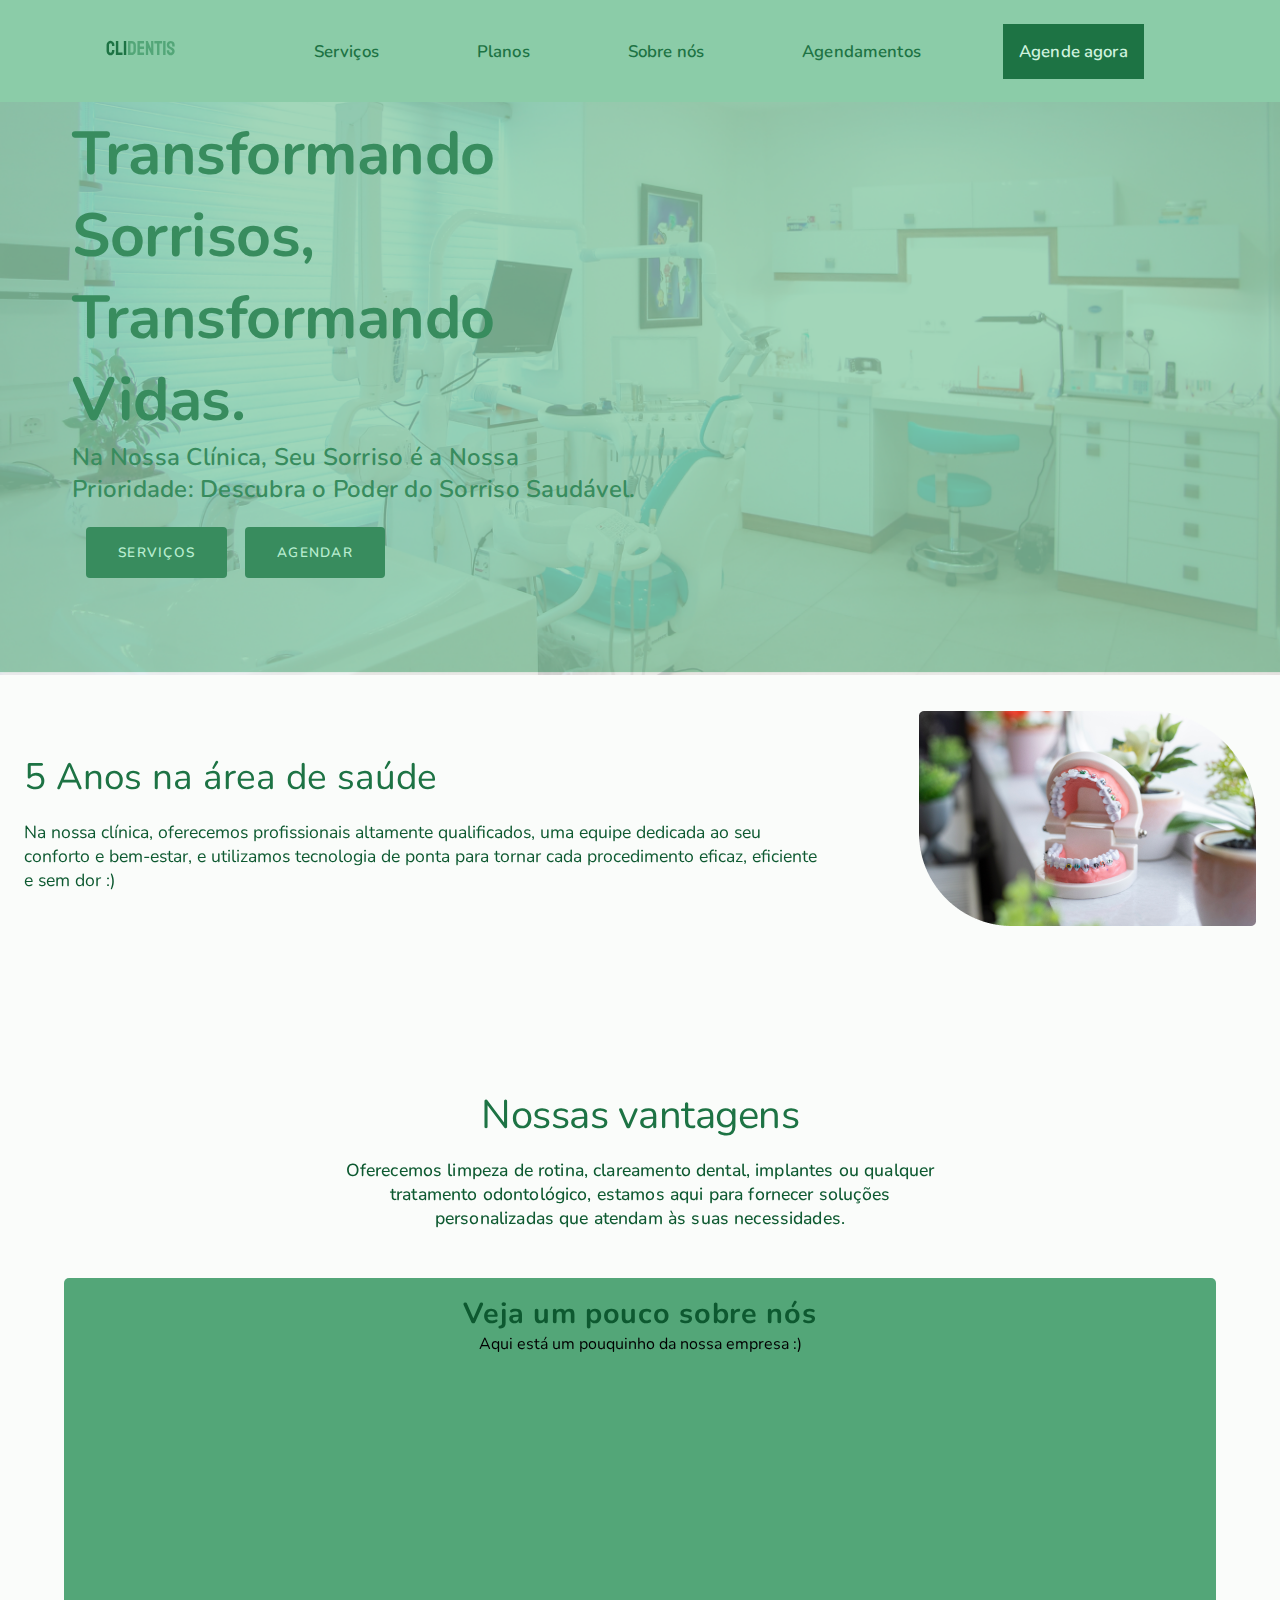
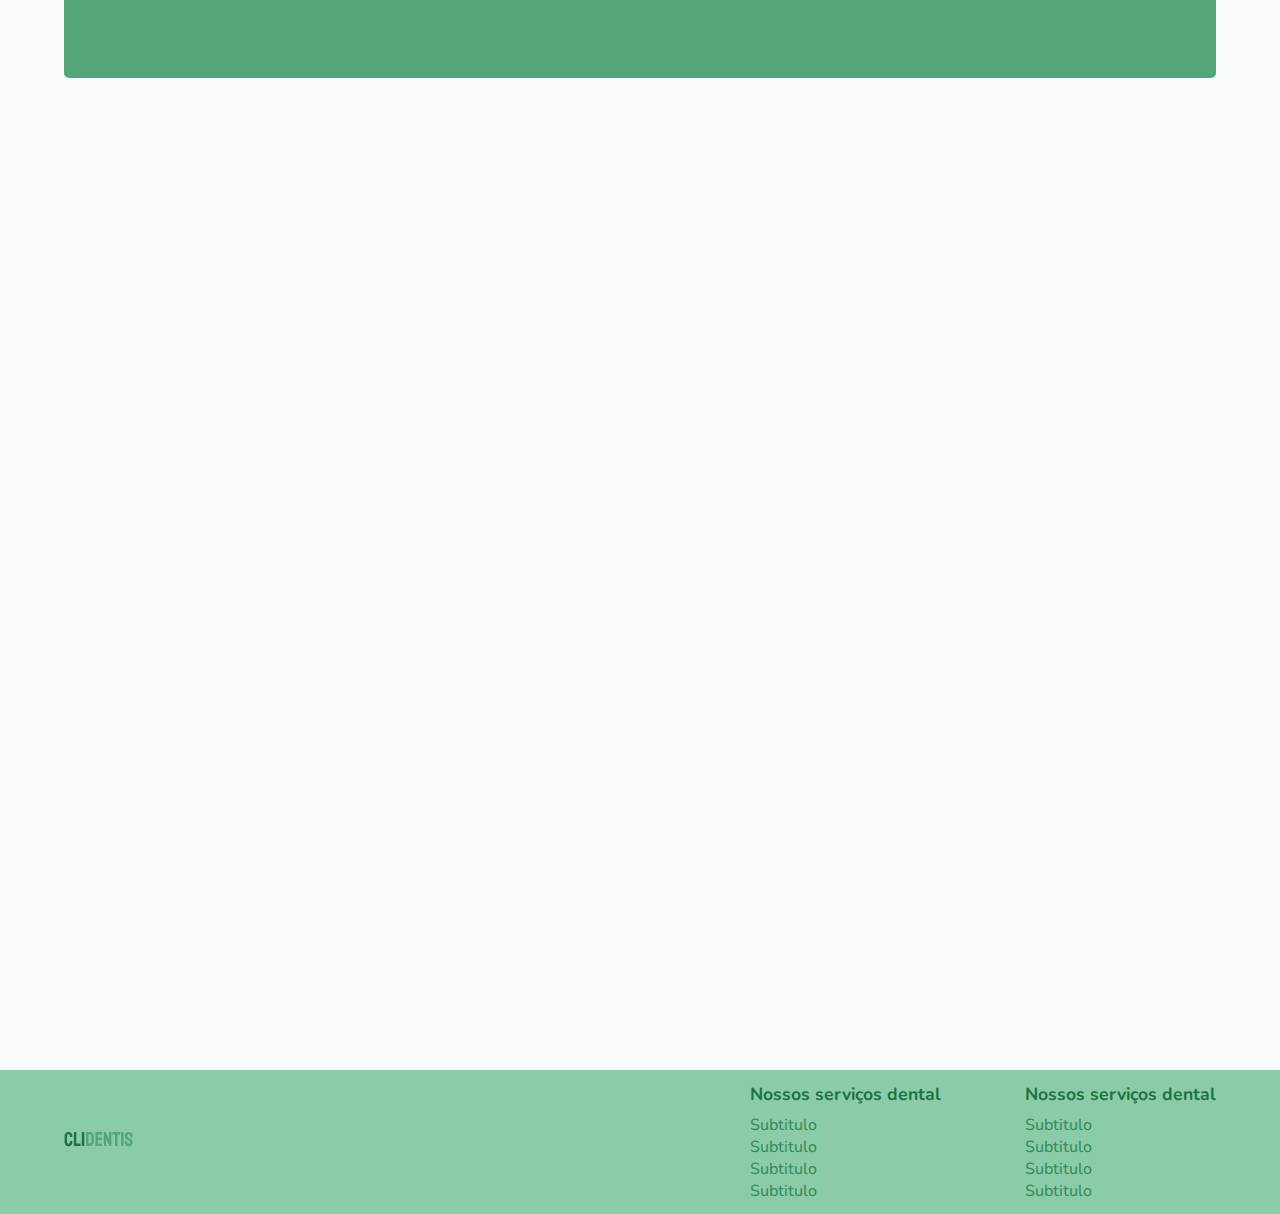
<file: index.html>
<!DOCTYPE html>
<html lang="pt-br">
<head>
    <meta charset="UTF-8">
    <meta name="viewport" content="width=device-width, initial-scale=1.0">
    <link rel="preconnect" href="https://fonts.googleapis.com">
    <link rel="preconnect" href="https://fonts.gstatic.com" crossorigin>
    <link href="https://fonts.googleapis.com/css2?family=Nunito:wght@300;400;500;600;700&display=swap" rel="stylesheet">
    <link rel="stylesheet" href="./assets/css/style.css">
    <title>Clidentis | Clinica Dentária</title>
</head>
<body>
    <header class="header">
        <nav class="nav">
            <a href="./index.html"><img src="./assets/img/logo-clidentis.svg" alt="logotipo"></a>
            <button class="menu-hamburguer"></button>
            <ul class="nav-list">
                <li><a href="./service.html">Serviços</a></li>
                <li><a href="./plans.html">Planos</a></li>
                <li><a href="./aboutus.html">Sobre nós</a></li>
                <li><a href="./schedules.html">Agendamentos</a></li>
                <li><a class="scheduleNow" href="./schedules.html">Agende agora</a></li>
            </ul>
        </nav>
    </header>

    <main>
        <section class="first-container">
            <div class="first-container-text">
                <h1>Transformando Sorrisos, Transformando Vidas.</h1>
                <p>Na Nossa Clínica, Seu Sorriso é a Nossa Prioridade: Descubra o Poder do Sorriso Saudável.</p>
                <div class="first-container-btn">
                    <a href="./service.html">SERVIÇOS</a>
                    <a href="./schedules.html">AGENDAR</a>
                </div>
            </div>

            <div class="empty"></div>
        </section>

        <section class="area-saude-container js-scroll">
            <div class="area-saude-text">
                <h2 class="text-h3-mbl">5 Anos na área de saúde</h2>
                <p class="text-p-mbl">Na nossa clínica, oferecemos profissionais altamente qualificados, uma equipe dedicada ao seu conforto e bem-estar, e utilizamos tecnologia de ponta para tornar cada procedimento eficaz, eficiente e sem dor :)</p>
            </div>

            <div class="area-saude-img">
                <img src="./assets/img/img-dentadura.png" alt="imagem dentadura">
            </div>
        </section>

        <section class="area-vantagens-container js-scroll">
            <div class="area-vantagens-text">
                <h2 class="text-h3-mbl">Nossas vantagens</h2>
                <p class="text-p-mbl">Oferecemos limpeza de rotina, clareamento dental, implantes ou qualquer  tratamento odontológico, estamos aqui para fornecer soluções personalizadas que atendam às suas necessidades.</p>
            </div>

            <div class="area-vantagens-cardG">
                <div class="area-vantagens-card-text">
                    <h3>Veja um pouco sobre nós</h3>
                <p>Aqui está um pouquinho da nossa empresa :)</p>
                </div>

                <div class="vantagens-numb js-scroll ativo">
                    <!--FAZER UM DISPLAY ROW NESSE VANTAGENS NUMB-->
                    <div class="vantagem-card">
                        <h3>+<span class="numbGen">6350</span> satisfeitos</h3>
                        <p>Clientes satisfeitos</p>
                    </div>
                    <div class="vantagem-card">
                        <h3>+<span class="numbGen">5</span> anos</h3>
                        <p>Anos na área da saúde</p>
                    </div>
                    <div class="vantagem-card">
                        <h3>+<span class="numbGen">100</span> planos</h3>
                        <p>Assinados com sucesso</p>
                    </div>
                    <div class="vantagem-card">
                        <h3>+<span class="numbGen">15</span> profissionais</h3>
                        <p>Trabalhando em nossa área</p>
                    </div>
                    <div class="vantagem-card">
                        <h3>+<span class="numbGen">95</span>% avaliações</h3>
                        <p>9.5 de avaliações positivas</p>
                    </div>
                </div>
                
            </div>
        </section>

        <section class="area-servico-containerH js-scroll">
            <div class="area-servico-textH">
                <h3 class="text-h3-mbl">Nossos serviços</h3>
                <p class="text-p-mbl">Nossa clínica odontológica oferece uma gama completa de serviços, desde limpezas e tratamentos de canal até implantes e ortodontia. Cuide do seu sorriso conosco</p>
            </div>

            <div class="area-servico-cardH">
                <div class="servico-cardH">
                    <img src="./assets/img/icon-limpeza.png" alt="limpeza rotinal image">
                    <p>Limpeza Rotinal</p>
                    <span>Oferecemos uma ótima limpeza com os melhores produtos</span>
                </div>
                <div class="servico-cardH">
                    <img src="./assets/img/icon-implantes.png" alt="implantes image">
                    <p>Implantes</p>
                    <span>Oferecemos também qualquer tipo de implante dentários</span>
                </div>
                <div class="servico-cardH">
                    <img src="./assets/img/icon-saude.png" alt="saude image">
                    <p>Saúde</p>
                    <span>Antes de qualquer tratamento é feito um exame de rotina em nosso cliente</span>
                </div>
            </div>

            <div class="btnVerServico">
                <a href="./service.html">VER NOSSOS SERVIÇOS</a>
            </div>
        </section>
    </main>

    <footer class="footer">
        <div class="footer-container">
            <div class="footer-logo">
                <img src="./assets/img/logo-clidentis.svg" alt="logo tipo">
            </div>

            <div class="footer-container-text">
                <div class="footer-ct">
                    <h3>Nossos serviços dental</h3>
                    <p>Subtitulo</p>
                    <p>Subtitulo</p>
                    <p>Subtitulo</p>
                    <p>Subtitulo</p>
                </div>
                <div class="footer-ct">
                    <h3>Nossos serviços dental</h3>
                    <p>Subtitulo</p>
                    <p>Subtitulo</p>
                    <p>Subtitulo</p>
                    <p>Subtitulo</p>
                </div>
            </div>
        </div>
    </footer>
    <div class="closeOverlay"></div>
    <script src="./assets/scripts/script.js"></script>
</body>
</html>
</file>
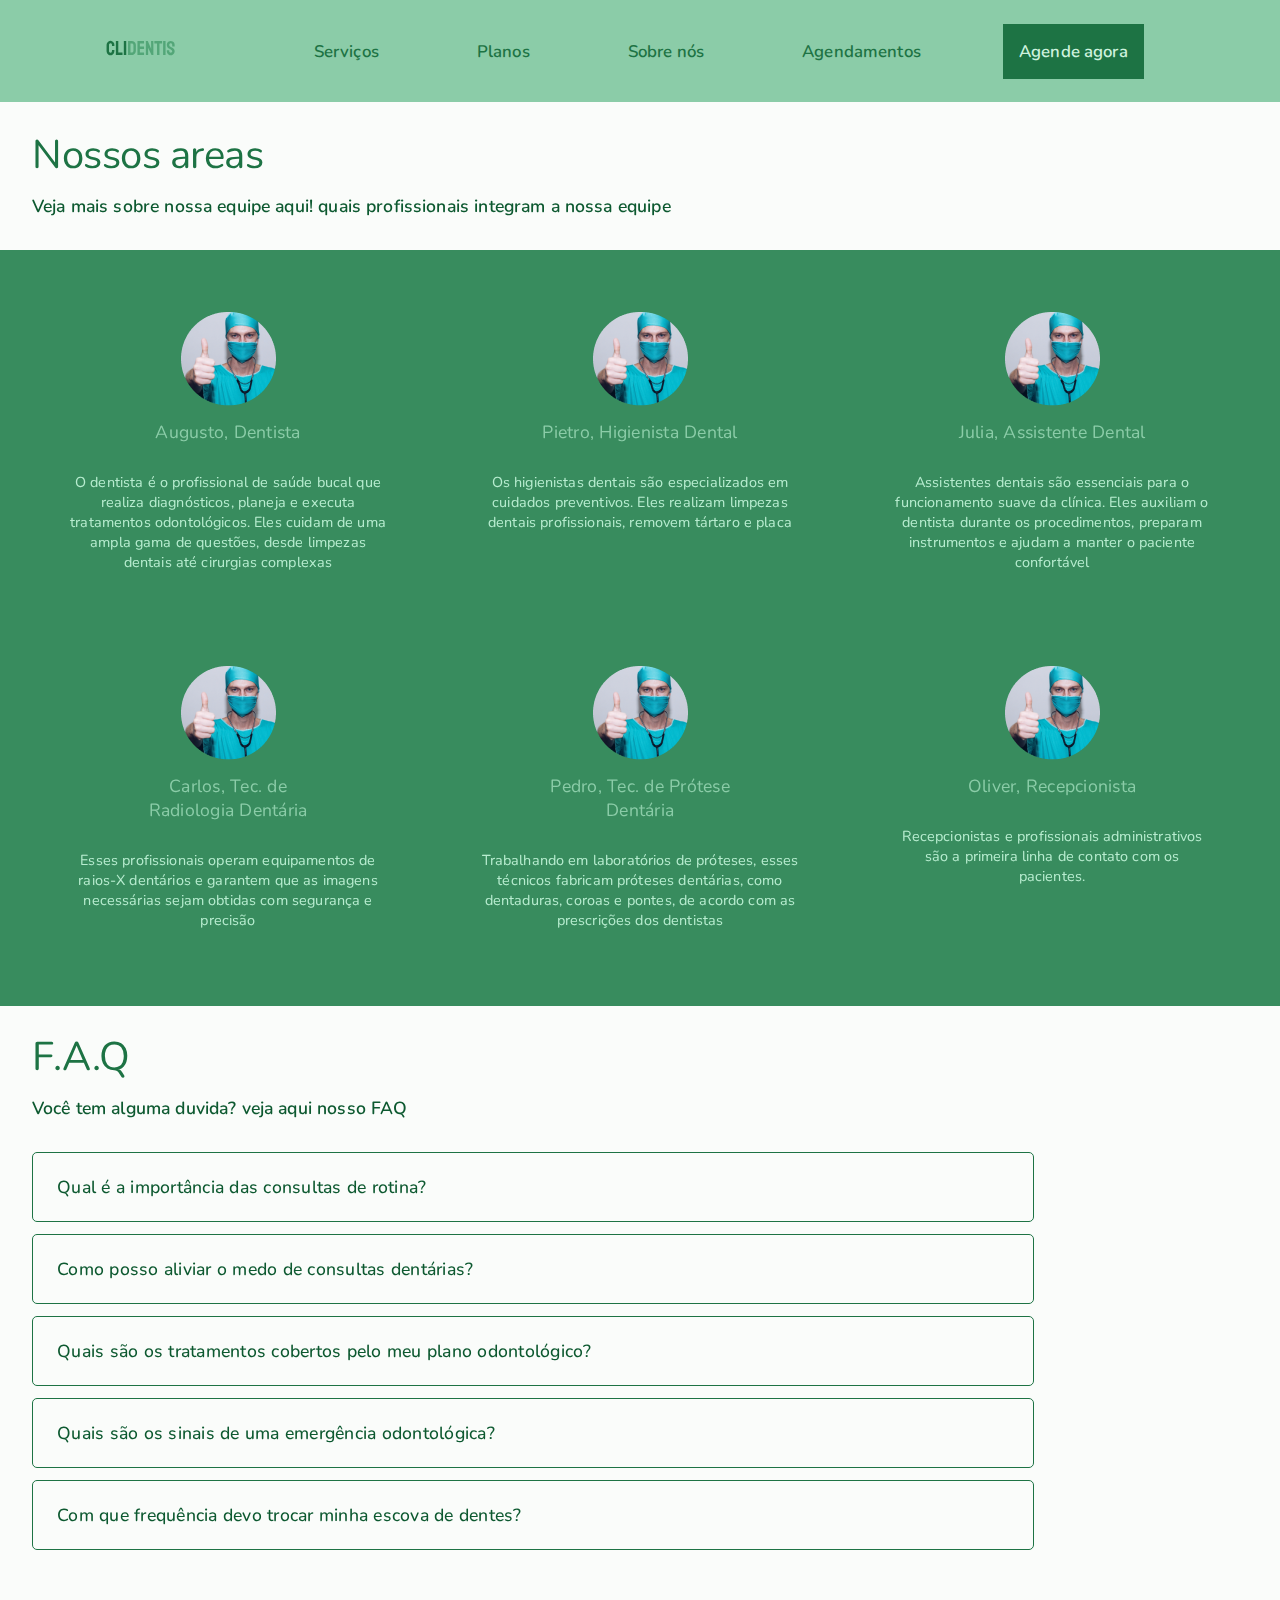
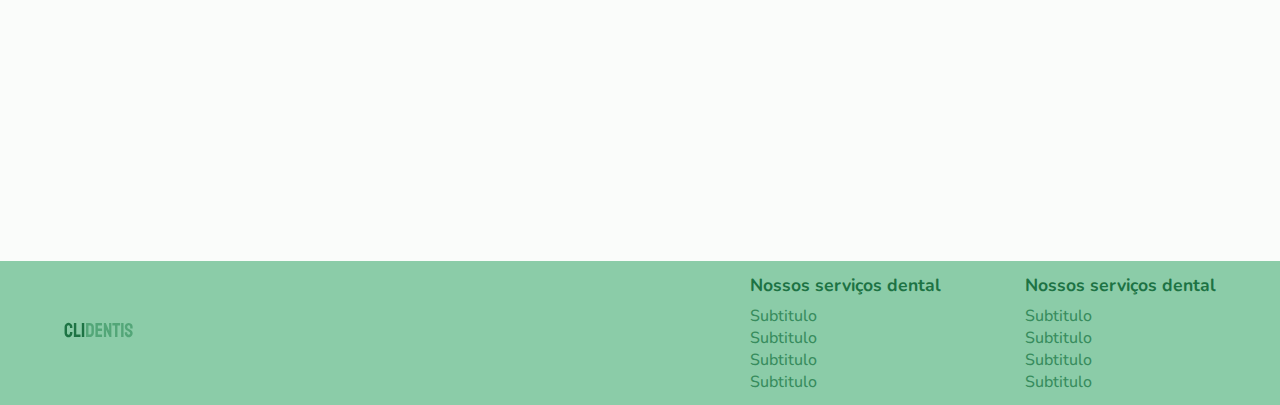
<file: aboutus.html>
<!DOCTYPE html>
<html lang="pt-br">
<head>
    <meta charset="UTF-8">
    <meta name="viewport" content="width=device-width, initial-scale=1.0">
    <link rel="preconnect" href="https://fonts.googleapis.com">
    <link rel="preconnect" href="https://fonts.gstatic.com" crossorigin>
    <link href="https://fonts.googleapis.com/css2?family=Nunito:wght@300;400;500;600;700&display=swap" rel="stylesheet">
    <link rel="stylesheet" href="./assets/css/style.css">
    <title>Sobre nós | Clidentis</title>
</head>
<body>
    <header class="header">
        <nav class="nav">
            <a href="./index.html"><img src="./assets/img/logo-clidentis.svg" alt="logotipo"></a>
            <button class="menu-hamburguer"></button>
            <ul class="nav-list">
                <li><a href="./service.html">Serviços</a></li>
                <li><a href="./plans.html">Planos</a></li>
                <li><a href="./aboutus.html">Sobre nós</a></li>
                <li><a href="./schedules.html">Agendamentos</a></li>
                <li><a class="scheduleNow" href="./schedules.html">Agende agora</a></li>
            </ul>
        </nav>
    </header>

    <main>
        <section class="areas-container js-scroll">
            <div class="areas-container-text">
                <h3 class="text-h3-mbl">Nossos areas</h3>
                <p class="text-p-mbl ">Veja mais sobre nossa equipe aqui! quais profissionais integram a nossa equipe</p>
            </div>
            
            <div class="areas-container-card">
                <div class="areas-cards">
                    <div class="ar-card">
                        <img src="./assets/img/icon-equipe-circle.png" alt="medico equipe">
                        <span>Augusto, Dentista</span>
                        <p>O dentista é o profissional de saúde bucal que realiza diagnósticos, planeja e executa tratamentos odontológicos. Eles cuidam de uma ampla gama de questões, desde limpezas dentais até cirurgias complexas</p>
                    </div>

                    <div class="ar-card">
                        <img src="./assets/img/icon-equipe-circle.png" alt="medico equipe">
                        <span>Pietro, Higienista Dental</span>
                        <p>Os higienistas dentais são especializados em cuidados preventivos. Eles realizam limpezas dentais profissionais, removem tártaro e placa</p>
                    </div>

                    <div class="ar-card">
                        <img src="./assets/img/icon-equipe-circle.png" alt="medico equipe">
                        <span>Julia, Assistente Dental</span>
                        <p>Assistentes dentais são essenciais para o funcionamento suave da clínica. Eles auxiliam o dentista durante os procedimentos, preparam instrumentos e ajudam a manter o paciente confortável</p>
                    </div>

                    <div class="ar-card">
                        <img src="./assets/img/icon-equipe-circle.png" alt="medico equipe">
                        <span>Carlos, Tec. de Radiologia Dentária</span>
                        <p>Esses profissionais operam equipamentos de raios-X dentários e garantem que as imagens necessárias sejam obtidas com segurança e precisão</p>
                    </div>

                    <div class="ar-card">
                        <img src="./assets/img/icon-equipe-circle.png" alt="medico equipe">
                        <span>Pedro, Tec. de Prótese Dentária</span>
                        <p>Trabalhando em laboratórios de próteses, esses técnicos fabricam próteses dentárias, como dentaduras, coroas e pontes, de acordo com as prescrições dos dentistas</p>
                    </div>

                    <div class="ar-card">
                        <img src="./assets/img/icon-equipe-circle.png" alt="medico equipe">
                        <span>Oliver, Recepcionista</span>
                        <p>Recepcionistas e profissionais administrativos são a primeira linha de contato com os pacientes. </p>
                    </div>
                </div>
            </div>
        </section>

        <section class="faq-container js-scroll">
            <div class="faq-texto">
                <h2 class="text-h3-mbl">F.A.Q</h2>
                <p class="text-p-mbl">Você tem alguma duvida? veja aqui nosso FAQ</p>
            </div>

            <div class="faq-cards">
                <div class="faq-c">
                    <h3>Qual é a importância das consultas de rotina?</h3>
                    <p class="answer">Consultas de rotina são essenciais para a manutenção da saúde bucal. Elas permitem que o dentista identifique problemas em estágios iniciais, prevenindo complicações graves e custosas no futuro.</p>
                </div>
                <div class="faq-c">
                    <h3>Como posso aliviar o medo de consultas dentárias?</h3>
                    <p class="answer">Comunique seus medos ao dentista. Muitas clínicas oferecem opções de sedação suave para tornar as consultas mais confortáveis. O diálogo aberto com a equipe também pode ajudar a reduzir a ansiedade.</p>
                </div>
                <div class="faq-c">
                    <h3>Quais são os tratamentos cobertos pelo meu plano odontológico?</h3>
                    <p class="answer">A cobertura varia de acordo com o plano. É importante revisar os detalhes do seu plano, mas geralmente eles incluem exames regulares, limpezas e cobertura parcial ou total para procedimentos como obturações, extrações e tratamento de canal.</p>
                </div>
                <div class="faq-c">
                    <h3>Quais são os sinais de uma emergência odontológica?</h3>
                    <p class="answer">É recomendável trocar a escova de dentes a cada 3 a 4 meses, ou quando as cerdas estiverem desgastadas. Escovas desgastadas não limpam eficazmente.</p>
                </div>
                <div class="faq-c">
                    <h3> Com que frequência devo trocar minha escova de dentes?</h3>
                    <p class="answer">Consultas de rotina são essenciais para a manutenção da saúde bucal. Elas permitem que o dentista identifique problemas em estágios iniciais, prevenindo complicações graves e custosas no futuro.</p>
                </div>
            </div>
        </section>

        <section class="question-container js-scroll">
            <div class="question-container-text">
                <h3 class="text-h3-mbl">Marque sua avaliação!</h3>
                <p class="text-p-mbl">Não se arrependa e marque seu agendamento logo hoje :)</p>
            </div>

            <div class="question-buttons">
                <a href="./schedules.html">AGENDAMENTO</a>
            </div>
        </section>
    </main>

    <footer class="footer">
        <div class="footer-container">
            <div class="footer-logo">
                <img src="./assets/img/logo-clidentis.svg" alt="logo tipo">
            </div>

            <div class="footer-container-text">
                <div class="footer-ct">
                    <h3>Nossos serviços dental</h3>
                    <p>Subtitulo</p>
                    <p>Subtitulo</p>
                    <p>Subtitulo</p>
                    <p>Subtitulo</p>
                </div>
                <div class="footer-ct">
                    <h3>Nossos serviços dental</h3>
                    <p>Subtitulo</p>
                    <p>Subtitulo</p>
                    <p>Subtitulo</p>
                    <p>Subtitulo</p>
                </div>
            </div>
        </div>
    </footer>
    <div class="closeOverlay"></div>
    <script src="./assets/scripts/script.js"></script>
</body>
</html>
</file>
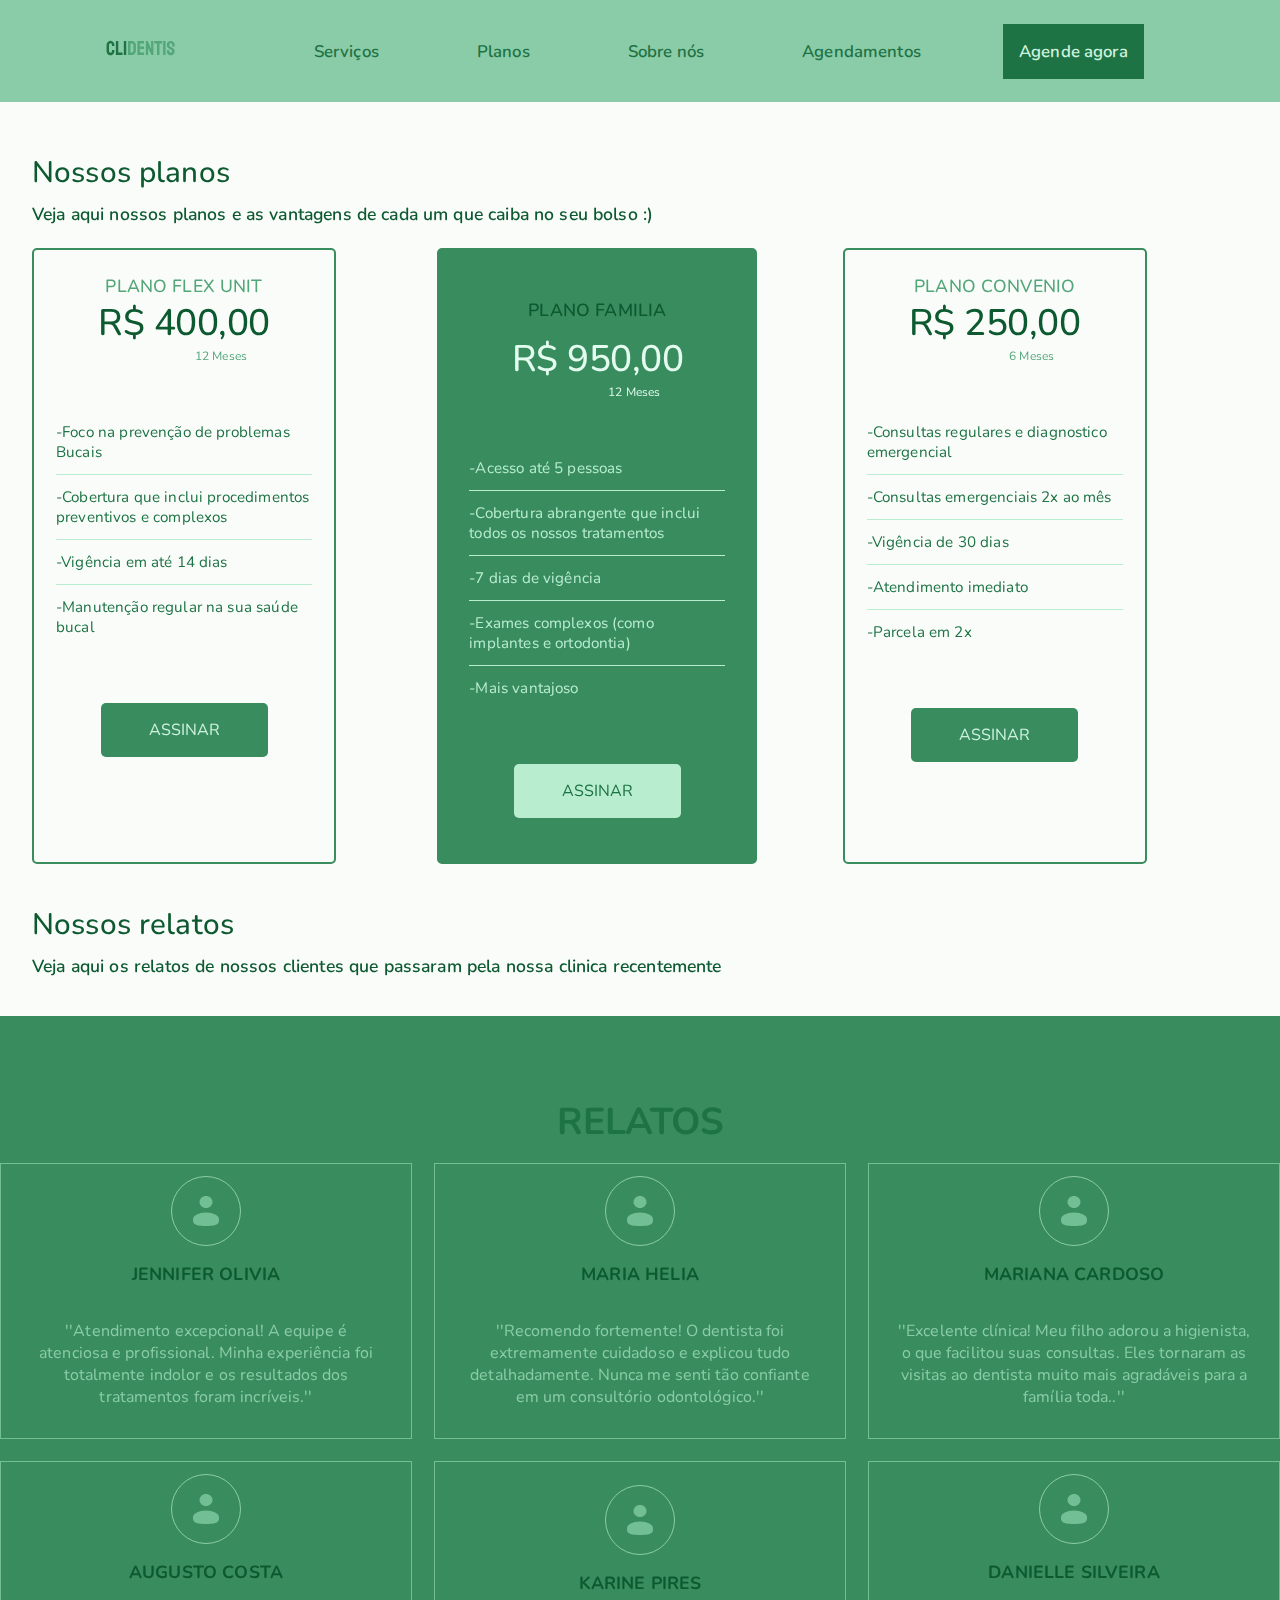
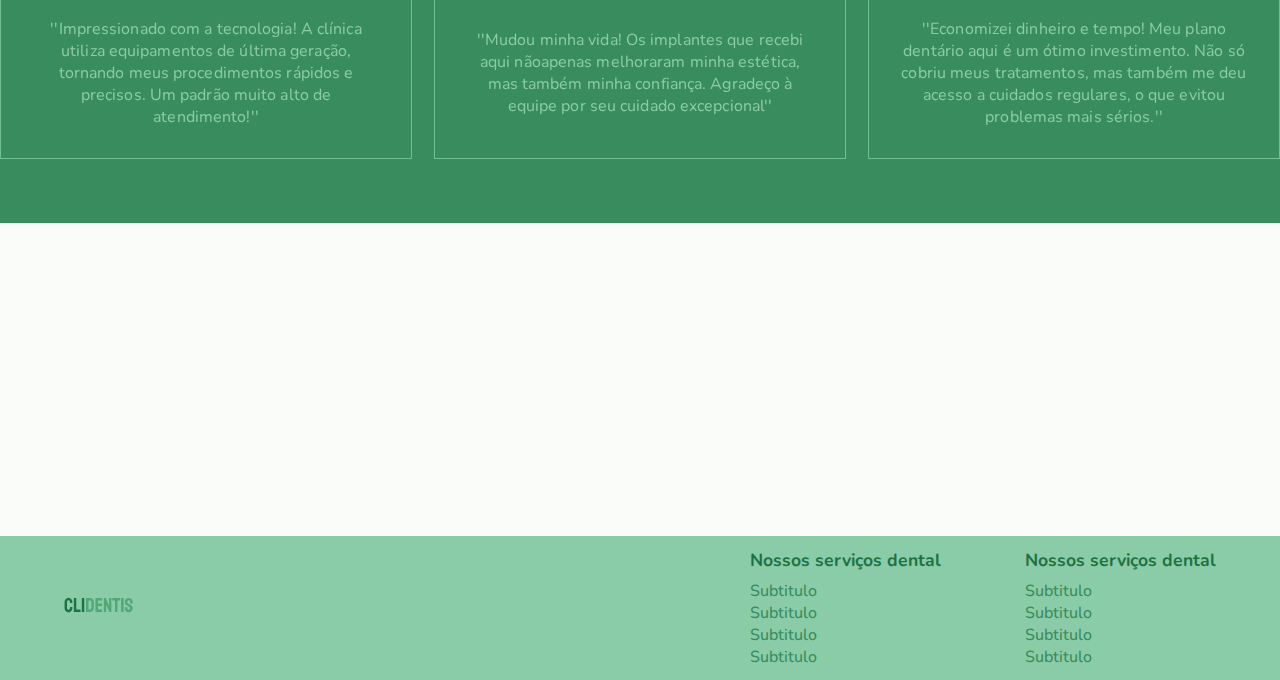
<file: plans.html>
<!DOCTYPE html>
<html lang="pt-br">
<head>
    <meta charset="UTF-8">
    <meta name="viewport" content="width=device-width, initial-scale=1.0">
    <link rel="preconnect" href="https://fonts.googleapis.com">
    <link rel="preconnect" href="https://fonts.gstatic.com" crossorigin>
    <link href="https://fonts.googleapis.com/css2?family=Nunito:wght@300;400;500;600;700&display=swap" rel="stylesheet">
    <link rel="stylesheet" href="./assets/css/style.css">
    <title>Planos | Clidentis</title>
</head>
<body>
    <header class="header">
        <nav class="nav">
            <a href="./index.html"><img src="./assets/img/logo-clidentis.svg" alt="logotipo"></a>
            <button class="menu-hamburguer"></button>
            <ul class="nav-list">
                <li><a href="./service.html">Serviços</a></li>
                <li><a href="./plans.html">Planos</a></li>
                <li><a href="./aboutus.html">Sobre nós</a></li>
                <li><a href="./schedules.html">Agendamentos</a></li>
                <li><a class="scheduleNow" href="./schedules.html">Agende agora</a></li>
            </ul>
        </nav>
    </header>
 
    <main>
        <section class="planos-container js-scroll">
            <div class="planos-container-text">
                <h2 class="text-h3-mbl">Nossos planos</h2>
                <p class="text-p-mbl">Veja aqui nossos planos e as vantagens de cada um que caiba no seu bolso :)</p>
            </div>

            <div class="planos-cards-price">
                <div class="card-price">
                    <div class="card-price-infos">
                        <h3>Plano Flex Unit</h3>
                        <h2>R$ 400,00</h2>
                        <span>12 Meses</span>
                    </div>

                    <div class="card-price-vantagens">
                        <ul>
                            <li>Foco na prevenção de problemas Bucais</li>
                            <li>Cobertura que inclui procedimentos preventivos e complexos</li>
                            <li>Vigência em até 14 dias</li>
                            <li>Manutenção regular na sua saúde bucal</li>
                        </ul>
                    </div>
                    
                    <div class="btnAssinarPlan">
                        <a href="#">ASSINAR</a>
                    </div>
                </div>

                <div class="card-price card-principal">
                    <div class="card-price-infos">
                        <h3>PLANO FAMILIA</h3>
                        <h2>R$ 950,00</h2>
                        <span>12 Meses</span>
                    </div>

                    <div class="card-price-vantagens">
                        <ul>
                            <li>Acesso até 5 pessoas</li>
                            <li>Cobertura abrangente que inclui todos os nossos tratamentos</li>
                            <li>7 dias de vigência</li>
                            <li>Exames complexos (como implantes e ortodontia) </li>
                            <li>Mais vantajoso</li>
                        </ul>
                    </div>
                    
                    <div class="btnAssinarPlan">
                        <a href="#">ASSINAR</a>
                    </div>
                </div>

                <div class="card-price">
                    <div class="card-price-infos">
                        <h3>PLANO CONVENIO</h3>
                        <h2>R$ 250,00</h2>
                        <span>6 Meses</span>
                    </div>

                    <div class="card-price-vantagens">
                        <ul>
                            <li>Consultas regulares e diagnostico emergencial</li>
                            <li>Consultas emergenciais 2x ao mês</li>
                            <li>Vigência de 30 dias</li>
                            <li>Atendimento imediato</li>
                            <li>Parcela em 2x</li>
                        </ul>
                    </div>
                    
                    <div class="btnAssinarPlan">
                        <a href="#">ASSINAR</a>
                    </div>
                </div>
            </div>
        </section>

        

        <section class="plans-relatos-container js-scroll">
            <div class="plans-relatos-container-txt">
                <h3 class="text-h3-mbl">Nossos relatos</h3>
                <p>Veja aqui os relatos de nossos clientes que passaram pela nossa clinica recentemente</p>
            </div>
            <div class="plans-relatos-container-cards">
                <div class="plans-cards-txt">
                    <h3>RELATOS</h3>
                </div>

                <div class="plans-cards-cont">
                    <div class="relatos-cont-card">
                        <img src="./assets/img/icon-relatos.svg" alt="pessoa padrao icon">
                        <span>JENNIFER OLIVIA</span>
                        <p>Atendimento excepcional! A equipe é atenciosa e profissional. Minha experiência foi totalmente indolor e os resultados dos tratamentos foram incríveis.</p>
                    </div>
                    <div class="relatos-cont-card">
                        <img src="./assets/img/icon-relatos.svg" alt="pessoa padrao icon">
                        <span>MARIA HELIA</span>
                        <p>Recomendo fortemente! O dentista foi extremamente cuidadoso e explicou tudo detalhadamente. Nunca me senti tão confiante em um consultório odontológico.</p>
                    </div>
                    <div class="relatos-cont-card">
                        <img src="./assets/img/icon-relatos.svg" alt="pessoa padrao icon">
                        <span>MARIANA CARDOSO</span>
                        <p>Excelente clínica! Meu filho adorou a higienista, o que facilitou suas consultas. Eles tornaram as visitas ao dentista muito mais agradáveis para a família toda..</p>
                    </div>
                    <div class="relatos-cont-card">
                        <img src="./assets/img/icon-relatos.svg" alt="pessoa padrao icon">
                        <span>AUGUSTO COSTA</span>
                        <p>Impressionado com a tecnologia! A clínica utiliza equipamentos de última geração, tornando meus procedimentos rápidos e precisos. Um padrão muito alto de atendimento!</p>
                    </div>
                    <div class="relatos-cont-card">
                        <img src="./assets/img/icon-relatos.svg" alt="pessoa padrao icon">
                        <span>KARINE PIRES</span>
                        <p>Mudou minha vida! Os implantes que recebi aqui nãoapenas melhoraram minha estética, mas também minha confiança. Agradeço à equipe por seu cuidado excepcional</p>
                    </div>
                    <div class="relatos-cont-card">
                        <img src="./assets/img/icon-relatos.svg" alt="pessoa padrao icon">
                        <span>DANIELLE SILVEIRA</span>
                        <p>Economizei dinheiro e tempo! Meu plano dentário aqui é um ótimo investimento. Não só cobriu meus tratamentos, mas também me deu acesso a cuidados regulares, o que evitou problemas mais sérios.</p>
                </div>

            </div>
            </div>
        </section>

        <section class="question-container js-scroll">
            <div class="question-container-text">
                <h3 class="text-h3-mbl">Ainda está em dúvida?</h3>
                <p class="text-p-mbl">Sem problemas, sei que não é fácil confiar assim :), veja aqui a nossa pagina sobre nós ou marque uma consulta ainda hoje!</p>
            </div>

            <div class="question-buttons">
                <a href="./aboutus.html">SOBRE NÓS</a>
                <a href="./schedules.html">AGENDAR</a>
            </div>
        </section>

    </main>

    <footer class="footer">
        <div class="footer-container">
            <div class="footer-logo">
                <img src="./assets/img/logo-clidentis.svg" alt="logo tipo">
            </div>

            <div class="footer-container-text">
                <div class="footer-ct">
                    <h3>Nossos serviços dental</h3>
                    <p>Subtitulo</p>
                    <p>Subtitulo</p>
                    <p>Subtitulo</p>
                    <p>Subtitulo</p>
                </div>
                <div class="footer-ct">
                    <h3>Nossos serviços dental</h3>
                    <p>Subtitulo</p>
                    <p>Subtitulo</p>
                    <p>Subtitulo</p>
                    <p>Subtitulo</p>
                </div>
            </div>
        </div>
    </footer>
    <div class="closeOverlay"></div>
    <script src="./assets/scripts/script.js"></script>
</body>
</html>
</file>
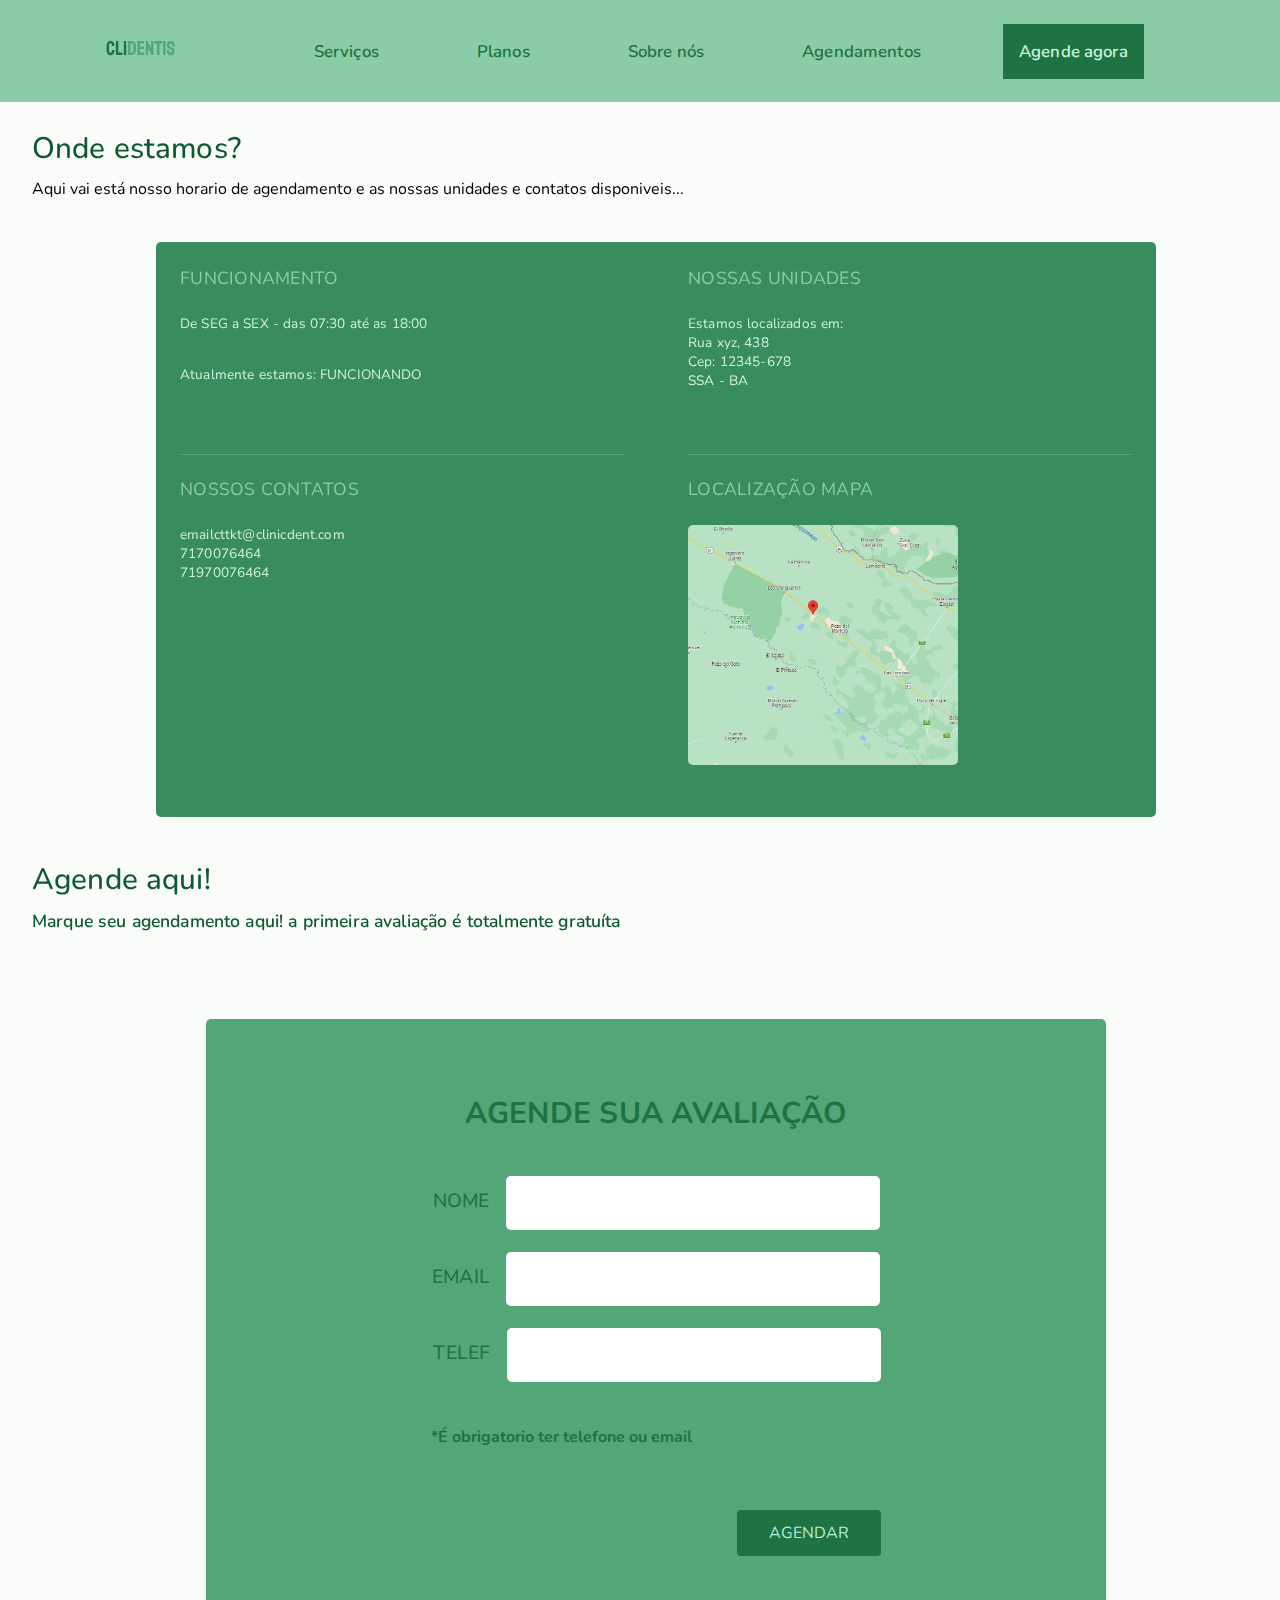
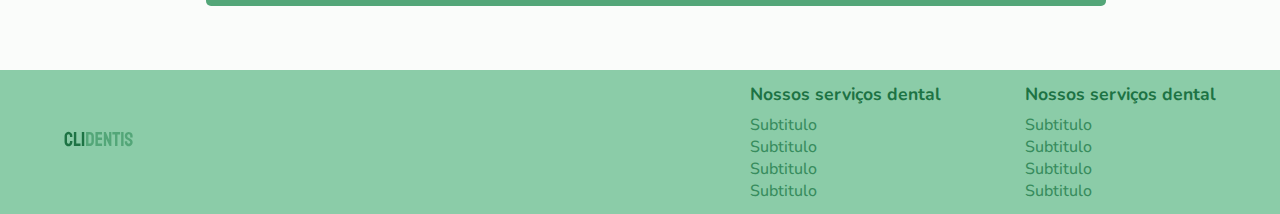
<file: schedules.html>
<!DOCTYPE html>
<html lang="pt-br">
<head>
    <meta charset="UTF-8">
    <meta name="viewport" content="width=device-width, initial-scale=1.0">
    <link rel="preconnect" href="https://fonts.googleapis.com">
    <link rel="preconnect" href="https://fonts.gstatic.com" crossorigin>
    <link href="https://fonts.googleapis.com/css2?family=Nunito:wght@300;400;500;600;700&display=swap" rel="stylesheet">
    <link rel="stylesheet" href="./assets/css/style.css">
    <title>Agendamento | Clidentis</title>
</head>
<body>
    <header class="header">
        <nav class="nav">
            <a href="./index.html"><img src="./assets/img/logo-clidentis.svg" alt="logotipo"></a>
            <button class="menu-hamburguer"></button>
            <ul class="nav-list">
                <li><a href="./service.html">Serviços</a></li>
                <li><a href="./plans.html">Planos</a></li>
                <li><a href="./aboutus.html">Sobre nós</a></li>
                <li><a href="./schedules.html">Agendamentos</a></li>
                <li><a class="scheduleNow" href="./schedules.html">Agende agora</a></li>
            </ul>
        </nav>
    </header>
    
    <main>
        <section class="localizacao-container js-scroll">
            <div class="localizacao-texto">
                <h3>Onde estamos?</h3>
                <p>Aqui vai está nosso horario de agendamento e as nossas unidades e contatos disponiveis...</p>
            </div>

            <div class="localizacao-container-infos">
                <div class="localizacao-card-info">
                    <div class="info-card">
                        <h4>FUNCIONAMENTO</h4>
                        <p>De SEG a SEX - das 07:30 até as 18:00</p>
                        <span class="horario">Atualmente estamos: </span>
                    </div>

                    <div class="info-card">
                        <h4>NOSSAS UNIDADES</h4>
                        <p>Estamos localizados em:</p>
                        <ul>
                            <li>Rua xyz, 438</li>
                            <li>Cep: 12345-678</li>
                            <li>SSA - BA</li>
                        </ul>
                    </div>

                    <div class="info-card info-card-ctt">
                        <h4>NOSSOS CONTATOS</h4>
                        <ul>
                            <li>emailcttkt@clinicdent.com</li>
                            <li>7170076464</li>
                            <li>71970076464</li>
                        </ul>
                    </div>


                    <div class="info-card info-card-map">
                        <h4>LOCALIZAÇÃO MAPA</h4>
                        <div class="mapa" data-tooltip aria-label="Endereço prox ao posto de gasolina">
                            <img src="./assets/img/img-map.png" alt="foto mapa">
                        </div>
                        
                    </div>

                </div>
            </div>
        </section>


        <section class="agende-container js-scroll">
            <div class="agende-text">
                <h3 class="text-h3-mbl">Agende aqui!</h3>
                <p class="text-p-mbl">Marque seu agendamento aqui! a primeira avaliação é totalmente gratuíta </p>
            </div>

            <div class="agende-card-avaliacao">
                <div class="agende-card-avaliacao-text">
                    <h3>AGENDE SUA AVALIAÇÃO</h3>
                </div>

                <div class="agende-card-avaliacao-form">
                    <div>
                        <label for="">NOME</label>
                        <input type="text" id="nomeInput">
                    </div>
                    <div>
                        <label for="">EMAIL</label>
                        <input type="email" id="emailInput">
                    </div>
                    <div class="telefone">
                        <label for="">TELEF</label>
                        <input type="tel" id="telefoneInput">
                    </div>

                </div>

                <div class="avisoError">
   
                </div>

                <div class="avisoSpan">
                    <span>*É obrigatorio ter telefone ou email</span>
                </div>

               <div class="buttonAgendar">
                <a class="btnSendSchedules" href="./schedules.html">AGENDAR</a>
               </div>

               
            </div>


        </section>

        <article class="modal hidden">
            <div class="modal-container">
                <h2>PARABÉNS PELO AGENDAMENTO!</h2>
                <h3>Parabéns por se cadastrar :) em breve entraremos em contato com você</h3>
                <div class="buttonHomeModal">
                    <a href="./index.html">VOLTAR A HOME</a>
                </div>
            </div>
            </article>
    </main>
 
    <footer class="footer">
        <div class="footer-container">
            <div class="footer-logo">
                <img src="./assets/img/logo-clidentis.svg" alt="logo tipo">
            </div>

            <div class="footer-container-text">
                <div class="footer-ct">
                    <h3>Nossos serviços dental</h3>
                    <p>Subtitulo</p>
                    <p>Subtitulo</p>
                    <p>Subtitulo</p>
                    <p>Subtitulo</p>
                </div>
                <div class="footer-ct">
                    <h3>Nossos serviços dental</h3>
                    <p>Subtitulo</p>
                    <p>Subtitulo</p>
                    <p>Subtitulo</p>
                    <p>Subtitulo</p>
                </div>
            </div>
        </div>
    </footer>
    
    <div class="closeOverlay displayModalHidden"></div>
    <script src="./assets/scripts/script.js"></script>
</body>
</html>
</file>
<file: assets/css/style.css>
@import url('./main.css');
@import url('./utilidades/cores.css');

@import url('./page/home.css');
@import url('./page/service.css');
@import url('./page/plans.css');
@import url('./page/aboutus.css');
@import url('./page/schedules.css');
</file>
